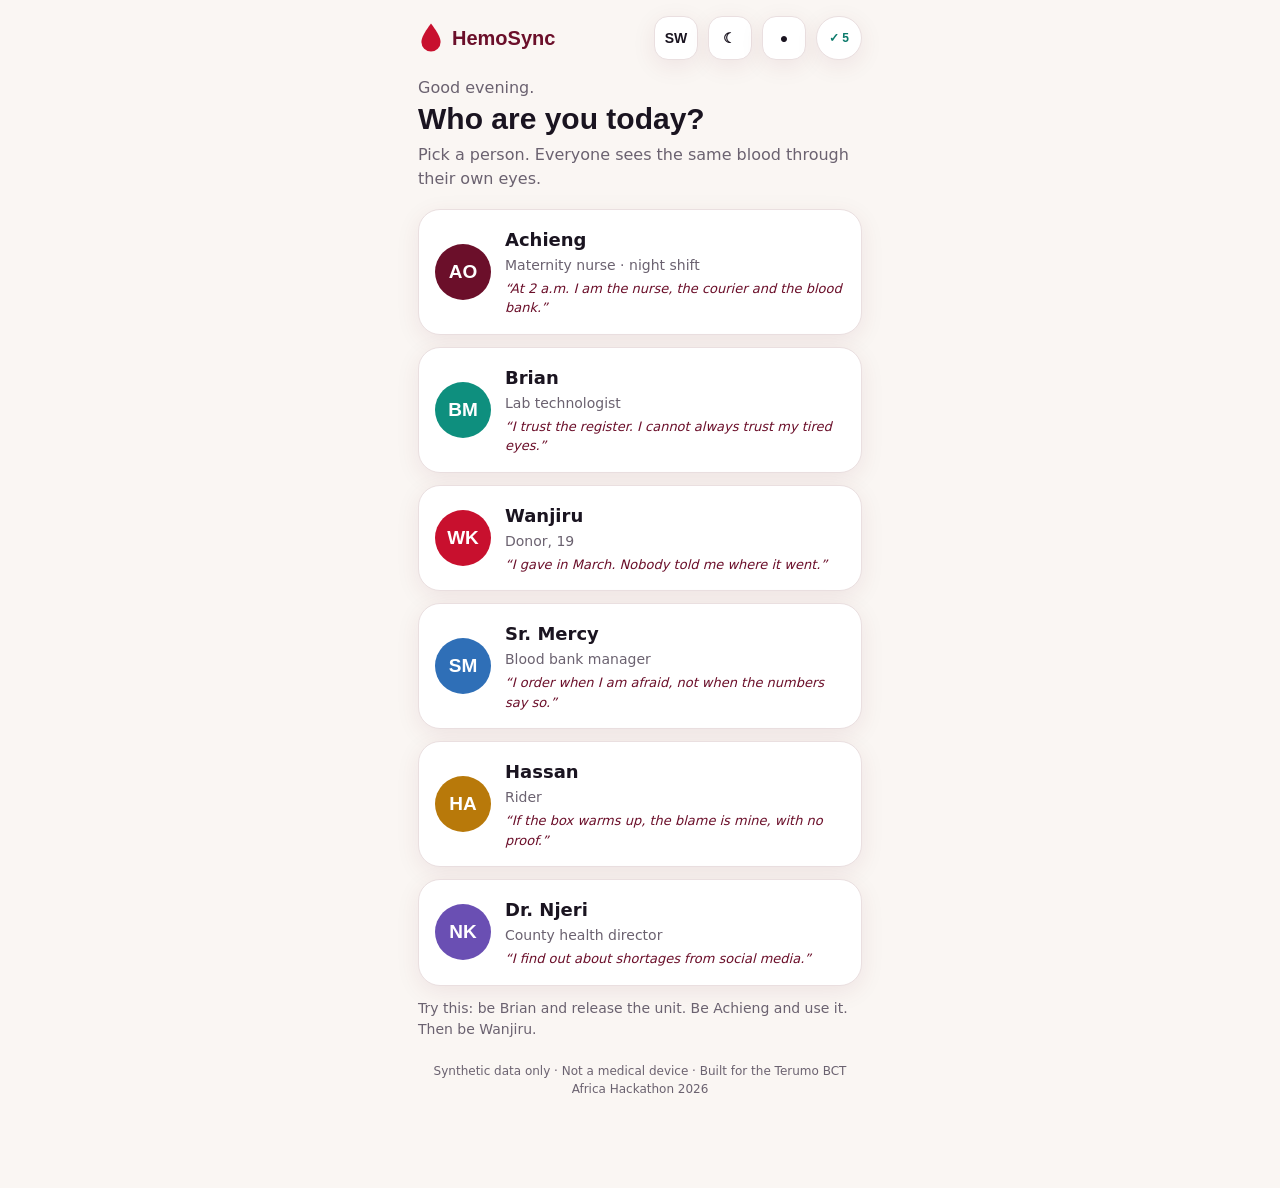
<file: web/reference/hemosync-live.html>
<!doctype html>
<html lang="en"><head><meta charset="utf-8">
<meta name="viewport" content="width=device-width, initial-scale=1, viewport-fit=cover">
<title>HemoSync Live</title>
<style>
:root{--bg:#FAF6F3;--card:#fff;--ink:#1A1420;--mute:#6B6270;--line:#EADFE0;--brand:#6B0F2A;--teal:#0B7A6B;--tealbg:#DDF3EF;--amber:#8A5A00;--amberbg:#FFF1D0;--stop:#D8381E;--viol:#6A4FB3;--violbg:#EFEAFB;--sh:0 6px 24px #6b0f2a14;color-scheme:light;box-sizing:border-box;padding-top:env(safe-area-inset-top,0px);padding-bottom:env(safe-area-inset-bottom,0px)}
@media (prefers-color-scheme:dark){:root:not([data-theme="light"]){--bg:#140E16;--card:#1F1722;--ink:#F6EEF1;--mute:#B3A6B8;--line:#33283A;--brand:#F08FA9;--teal:#55D6C0;--tealbg:#11332E;--amber:#F2C14E;--amberbg:#38290D;--viol:#B9A7F2;--violbg:#2A2247;--sh:0 6px 24px #0007;color-scheme:dark}}
:root[data-theme="dark"]{--bg:#140E16;--card:#1F1722;--ink:#F6EEF1;--mute:#B3A6B8;--line:#33283A;--brand:#F08FA9;--teal:#55D6C0;--tealbg:#11332E;--amber:#F2C14E;--amberbg:#38290D;--viol:#B9A7F2;--violbg:#2A2247;--sh:0 6px 24px #0007;color-scheme:dark}
*{box-sizing:border-box}html,body{margin:0}
body{background:var(--bg);color:var(--ink);font:16px/1.5 Inter,"Noto Sans",system-ui,sans-serif;transition:background .5s,color .5s;min-height:100vh}
.app{max-width:480px;margin:0 auto;padding:0 18px 90px}
.top{display:flex;align-items:center;gap:10px;padding:16px 0 6px}
.logo{display:flex;align-items:center;gap:8px;font:700 20px Poppins,Inter,sans-serif;color:var(--brand);flex:1;cursor:pointer}
.logo svg{animation:beat 1.6s infinite}@keyframes beat{0%,100%{transform:scale(1)}12%{transform:scale(1.18)}24%{transform:scale(1)}36%{transform:scale(1.1)}}
.ic{min-width:44px;height:44px;border-radius:14px;border:1px solid var(--line);background:var(--card);color:var(--ink);font:600 14px Inter,sans-serif;cursor:pointer;box-shadow:var(--sh)}
.chain{border-radius:999px;padding:0 12px;min-width:0;font-size:12px}.chain.ok{color:var(--teal)}.chain.bad{color:#fff;background:var(--stop);border-color:var(--stop)}
h1,h2{font-family:Poppins,Inter,sans-serif;margin:0}h1{font-size:30px;line-height:1.15}h2{font-size:22px}
.sub{color:var(--mute);margin:6px 0 18px}
.in{animation:up .5s cubic-bezier(.34,1.4,.64,1)}@keyframes up{from{opacity:0;transform:translateY(18px)}to{opacity:1;transform:none}}
.card{background:var(--card);border:1px solid var(--line);border-radius:22px;padding:16px;margin-bottom:12px;box-shadow:var(--sh)}
.role{display:flex;gap:14px;align-items:center;width:100%;text-align:left;cursor:pointer;font:inherit;color:inherit;transition:transform .2s cubic-bezier(.34,1.56,.64,1)}
.role:active{transform:scale(.97)}.role.off{opacity:.45;cursor:default}
.av{flex:0 0 56px;height:56px;border-radius:50%;display:grid;place-items:center;color:#fff;font:700 19px Poppins,sans-serif}
.role b{display:block;font-size:18px}.role span{color:var(--mute);font-size:14px}.role i{display:block;font-size:13px;color:var(--brand);margin-top:2px}
.btn{width:100%;min-height:56px;border-radius:18px;border:0;font:700 17px Inter,sans-serif;cursor:pointer;color:#fff;background:var(--brand);transition:transform .2s cubic-bezier(.34,1.56,.64,1);margin-top:8px}
.btn:active{transform:scale(.97)}.btn.t{background:#0E8F7E}.btn.g{background:var(--line);color:var(--mute);cursor:default}.btn.l{background:var(--card);color:var(--ink);border:1px solid var(--line)}
.btn.big{min-height:84px;font-size:22px;border-radius:26px;background:linear-gradient(160deg,#D8381E,#8E1230);box-shadow:0 10px 30px #d8381e55;animation:glow 2.4s infinite}@keyframes glow{50%{box-shadow:0 10px 44px #d8381e99}}
.pr{display:flex;align-items:center;gap:12px;padding:10px 12px;border-radius:16px;background:var(--card);border:1px solid var(--line);margin-bottom:12px}
.pr svg{flex:0 0 38px}.pr small{color:var(--mute)}
.row{display:flex;align-items:center;gap:12px;padding:12px 4px;border-top:1px solid var(--line)}.row:first-child{border-top:0}
.dot{flex:0 0 26px;height:26px;border-radius:50%;display:grid;place-items:center;font-size:13px;font-weight:700;color:#fff;background:#B7ADBA;transition:all .5s}.dot.ok{background:#0E8F7E}.dot.wait{background:#E8A317}
.row b{flex:1;font-weight:600}.row em{font-style:normal;font-size:13px;color:var(--mute)}
.chip{display:inline-block;border-radius:999px;padding:2px 10px;font-size:12px;font-weight:700}.chip.g{background:var(--tealbg);color:var(--teal)}.chip.n{background:#FBE0DA;color:#B02A12}.chip.v{background:var(--violbg);color:var(--viol)}.chip.a{background:var(--amberbg);color:var(--amber)}
.unit{display:flex;align-items:center;gap:12px;width:100%;font:inherit;color:inherit;text-align:left;cursor:pointer}.unit.d{opacity:.9}
.gt{font:700 26px Poppins,sans-serif;width:58px;height:58px;border-radius:18px;display:grid;place-items:center;background:var(--violbg);color:var(--viol)}
.ring{display:grid;place-items:center;position:relative;margin:6px auto 12px;width:150px}.ring div{position:absolute;text-align:center}.ring b{font:700 30px Poppins,sans-serif;display:block}
.stop{position:fixed;inset:0;background:#D8381E;color:#fff;z-index:9;display:flex;flex-direction:column;justify-content:center;padding:28px;animation:shake .5s}@keyframes shake{20%{transform:translateX(-10px)}40%{transform:translateX(10px)}60%{transform:translateX(-6px)}80%{transform:translateX(6px)}}
.stop h1{font-size:34px;margin:8px 0 10px}.stop .btn{background:#fff;color:#8E1230}
.toast{position:fixed;left:50%;bottom:calc(20px + env(safe-area-inset-bottom,0px));transform:translateX(-50%);background:var(--ink);color:var(--bg);padding:12px 18px;border-radius:16px;z-index:8;max-width:92%;font-weight:600;font-size:15px;animation:up .4s}
.sheet{position:fixed;inset:auto 0 0 0;max-height:78vh;overflow:auto;background:var(--card);border-radius:26px 26px 0 0;padding:18px;z-index:7;box-shadow:0 -10px 40px #0005;animation:up .4s;max-width:520px;margin:0 auto}
.hx{font:12px ui-monospace,Menlo,monospace;color:var(--mute);padding:7px 0;border-top:1px solid var(--line);word-break:break-all}.hx b{color:var(--ink)}.hx.bad{background:#d8381e22}
.msg{border-radius:18px;padding:14px;background:var(--tealbg);color:var(--teal);font-weight:600;margin-bottom:12px}
.ft{text-align:center;color:var(--mute);font-size:12px;margin-top:22px}
.link{background:none;border:0;color:var(--mute);text-decoration:underline;font:inherit;font-size:13px;cursor:pointer;padding:10px}
.gift{background:linear-gradient(160deg,#6B0F2A,#C8102E);color:#fff;border-radius:26px;padding:24px;margin-bottom:14px;box-shadow:0 14px 40px #c8102e44;animation:up .9s cubic-bezier(.34,1.4,.64,1)}.gift h2{font-size:26px;line-height:1.25;margin:6px 0 14px}.gift p{margin:0 0 12px;font-size:17px;line-height:1.55}.gift small{opacity:.85}.gift .k{font-size:12px;letter-spacing:.12em;font-weight:700;opacity:.85}
.tl{display:flex;gap:12px;padding:12px 6px;border-top:1px solid var(--line)}.tl.bad{background:#d8381e22;border-radius:12px}.fh{font:11px ui-monospace,Menlo,monospace;background:var(--bg);border-radius:10px;padding:8px;overflow:auto;margin:4px 0 0;max-height:170px;color:var(--mute)}
</style></head><body>
<div class="app"><div class="top" id="top"></div><div id="v"></div></div>
<div id="ov"></div><div id="sh"></div><div id="ts"></div>
<script>
const $=s=>document.querySelector(s),enc=new TextEncoder(),Z='0'.repeat(64);
const sha=async s=>[...new Uint8Array(await crypto.subtle.digest('SHA-256',enc.encode(s)))].map(x=>x.toString(16).padStart(2,'0')).join('');
const D={en:{who:'Who are you today?',pick:'Pick a person. Everyone sees the same blood through their own eyes.',urg:'Urgent request',rel:'Release to shelf',back:'← All people',start:'Start transfusion',issue:'Issue unit',soon:'Coming soon',gate:'Gate',of:'of 7'},
sw:{who:'Wewe ni nani leo?',pick:'Chagua mtu. Kila mtu anaona damu ile ile kwa macho yake.',urg:'Ombi la dharura',rel:'Weka kwenye rafu',back:'← Watu wote',start:'Anza kuongeza damu',issue:'Toa damu',soon:'Inakuja',gate:'Lango',of:'kati ya 7'}};
let lang='en',view='home',S,sheet=false,stop=null,msg=null,list=false;
const t=k=>D[lang][k]||D.en[k];
const hr=new Date().getHours(),night=hr>=19||hr<6;
const greet=()=>lang=='sw'?(hr<12?'Habari za asubuhi':hr<17?'Habari za mchana':hr<19?'Habari za jioni':'Habari za usiku'):(hr<12?'Good morning':hr<17?'Good afternoon':hr<19?'Good evening':'Good evening, still going strong');
const abo=g=>g.replace(/[+-]/,''),pos=g=>g.endsWith('+'),ok=(d,r)=>{const a=abo(d),b=abo(r);return(a==='O'||a===b||b==='AB')&&(!pos(d)||pos(r))};
const seed=()=>({units:[{id:'4821',g:'O+',exp:6,st:'Q',sigs:[]},{id:'3302',g:'O-',exp:20,st:'R'},{id:'3303',g:'A+',exp:5,st:'R'},{id:'3304',g:'B+',exp:9,st:'R'}],ledger:[],pt:'O+',wrist:false,n2:false});
function save(){if(S.off)S.q=(S.q||0)+1;try{localStorage.setItem('hl1',JSON.stringify(S))}catch(e){}if(!S.off&&REF)push()}
async function log(e,id,a){const p=S.ledger.length?S.ledger.at(-1).h:Z,x={seq:S.ledger.length+1,t:e,u:id,a,ts:new Date().toISOString().slice(11,19),p};x.h=await sha(p+JSON.stringify([x.seq,x.t,x.u,x.a,x.ts]));S.ledger.push(x)}
async function verify(){let p=Z;for(const e of S.ledger){if(e.p!==p||await sha(p+JSON.stringify([e.seq,e.t,e.u,e.a,e.ts]))!==e.h)return e.seq;p=e.h}return 0}
async function fresh(){S=seed();await log('UnitCollected','4821','phleb.otieno');await log('TestResultRecorded','4821','tech.brian');for(const u of S.units.slice(1))await log('UnitReleased',u.id,'seed')}
const U=id=>S.units.find(u=>u.id==id),mine=()=>U('4821'),act=async f=>{msg=null;await f();save();draw()};
const toast=m=>{msg=m;$('#ts').innerHTML=`<div class="toast">${lang=='sw'?trs(m):m}</div>`;setTimeout(()=>{if(msg==m)$('#ts').innerHTML=''},4200)};
const buzz=p=>{try{navigator.vibrate&&navigator.vibrate(p)}catch(e){}};
const active=()=>S.units.find(u=>u.st=='V'||u.st=='I');
const prog={Q:3,R:5,V:6,I:6,T:7,D:3};
const drop=(n,sz=38)=>{const y=40-(n/7)*34;return `<svg width="${sz}" height="${sz}" viewBox="0 0 32 40"><defs><clipPath id="c${n}"><rect x="0" y="${y}" width="32" height="40"/></clipPath></defs><path d="M16 2C16 2 4 17 4 25a12 12 0 0024 0C28 17 16 2 16 2z" fill="none" stroke="#C8102E" stroke-width="2"/><path d="M16 2C16 2 4 17 4 25a12 12 0 0024 0C28 17 16 2 16 2z" fill="#C8102E" clip-path="url(#c${n})" style="transition:all 1s"/></svg>`};
const bar=()=>{const u=mine(),n=prog[u.st];return `<div class="pr">${drop(n)}<div><b>Unit …4821 · ${u.g}</b><br><small>${t('gate')} ${n} ${t('of')} · ${{Q:'Quarantined, waiting for two signatures',R:'On the shelf',V:'Matched to a patient',I:'Out of the fridge',T:'Transfused. It mattered.',D:'Discarded'}[u.st]}</small></div></div>`};
const PE={wanjiru:['WK','#C8102E','Wanjiru','Donor, 19','“I gave in March. Nobody told me where it went.”'],achieng:['AO','#6B0F2A','Achieng','Maternity nurse · night shift','“At 2 a.m. I am the nurse, the courier and the blood bank.”'],brian:['BM','#0E8F7E','Brian','Lab technologist','“I trust the register. I cannot always trust my tired eyes.”'],mercy:['SM','#2F6FB7','Sr. Mercy','Blood bank manager','“I order when I am afraid, not when the numbers say so.”'],hassan:['HA','#B8790A','Hassan','Rider','“If the box warms up, the blame is mine, with no proof.”'],njeri:['NK','#6A4FB3','Dr. Njeri','County health director','“I find out about shortages from social media.”']};
const OFF=[];
const SW=[
[/^Synthetic data only · Not a medical device · Built for the Terumo BCT Africa Hackathon 2026$/,'Data bandia tu · Si kifaa cha matibabu · Imetengenezwa kwa Terumo BCT Africa Hackathon 2026'],
[/^Try this: be Brian and release the unit\. Be Achieng and use it\. Then be Wanjiru\.$/,'Jaribu hivi: kuwa Brian na uachilie damu. Kuwa Achieng na uitumie. Kisha kuwa Wanjiru.'],
[/^Donor, 19$/,'Mchangiaji, miaka 19'],[/^“I order when I am afraid, not when the numbers say so\.”$/,'“Naagiza ninapoogopa, si pale takwimu zinaposema.”'],[/^“If the box warms up, the blame is mine, with no proof\.”$/,'“Kisanduku kikipata joto, lawama ni zangu, bila ushahidi.”'],[/^“I find out about shortages from social media\.”$/,'“Nasikia kuhusu uhaba kwenye mitandao ya kijamii.”'],[/^Maternity nurse · night shift$/,'Muuguzi wa uzazi · zamu ya usiku'],[/^Lab technologist$/,'Mtaalamu wa maabara'],
[/^“I gave in March\. Nobody told me where it went\.”$/,'“Nilitoa damu Machi. Hakuna aliyeniambia ilienda wapi.”'],
[/^“At 2 a\.m\. I am the nurse, the courier and the blood bank\.”$/,'“Saa nane usiku mimi ni muuguzi, msafirishaji na benki ya damu.”'],
[/^“I trust the register\. I cannot always trust my tired eyes\.”$/,'“Naamini rejista. Siwezi kila mara kuamini macho yangu yaliyochoka.”'],
[/^Blood bank manager/,'Meneja wa benki ya damu'],[/^Rider/,'Msafirishaji'],[/^County health director/,'Mkurugenzi wa afya wa kaunti'],
[/Quarantined, waiting for two signatures/,'Imewekwa karantini, inasubiri sahihi mbili'],[/Out of the fridge/,'Nje ya friji'],[/Matched to a patient/,'Imelinganishwa na mgonjwa'],[/Transfused\. It mattered\./,'Imetiwa mgonjwa. Ilileta tofauti.'],[/Discarded$/,'Imetupwa'],[/On the shelf/,'Kwenye rafu'],
[/^INCOMPATIBLE$/,'HAIENDANI'],[/^A (\S+) unit cannot go to an (\S+) patient\. This cannot be overridden, by anyone\.$/,'Damu ya $1 haiwezi kupewa mgonjwa wa $2. Hili haliwezi kubatilishwa na yeyote.'],
[/Use this instead, expiring first: /,'Tumia hii badala yake, inayoisha muda kwanza: '],[/^No compatible unit on the shelf\. Ask a nearby site\.$/,'Hakuna damu inayoendana rafuni. Uliza kituo cha karibu.'],[/^Use (\S+) …(\d+)$/,'Tumia $1 …$2'],[/^Back$/,'Rudi'],
[/^The ledger$/,'Daftari la kumbukumbu'],[/^Each event includes the fingerprint of the one before it\. Edit history and the chain breaks\.$/,'Kila tukio lina alama ya tukio lililotangulia. Ukihariri historia, mnyororo unavunjika.'],[/^Quietly edit event #3$/,'Hariri tukio #3 kimya kimya'],[/^Reset the story$/,'Anza hadithi upya'],
[/^Event #3 quietly edited\.$/,'Tukio #3 limehaririwa kimya kimya.'],[/^Gate 7: that wristband belongs to another patient\. Stopped\.$/,'Lango 7: kikuku hicho ni cha mgonjwa mwingine. Imesimamishwa.'],[/^Wristband matches\.$/,'Kikuku kinalingana.'],[/^Gate 4: the same person cannot sign twice\. Please pass the tablet\.$/,'Lango 4: mtu yuleyule hawezi kusaini mara mbili. Tafadhali mkabidhi mwenzako kompyuta.'],[/^Two signatures\. …4821 is released to the shelf\.$/,'Sahihi mbili. …4821 imewekwa rafuni.'],[/^Gate 7: over 30 minutes out of the fridge\. The unit is discarded for safety\.$/,'Lango 7: zaidi ya dakika 30 nje ya friji. Damu imetupwa kwa usalama.'],[/^Transfusion started\.$/,'Utiaji damu umeanza.'],
[/^Bed 4 · maternity$/,'Kitanda 4 · uzazi'],[/^Requested by Nurse Achieng · Homa Bay County Hospital$/,'Ombi kutoka kwa Muuguzi Achieng · Hospitali ya Kaunti ya Homa Bay'],[/^Group confirmed on two samples ✓ · haemorrhage$/,'Kundi limethibitishwa kwa sampuli mbili ✓ · kutokwa na damu nyingi'],
[/^Transfusion started\. The mother is stable\. Thank you, Achieng\.$/,'Utiaji damu umeanza. Mama yuko imara. Asante, Achieng.'],[/^See what Wanjiru receives →$/,'Ona ujumbe anaopokea Wanjiru →'],[/^Matched ✓$/,'Imelingana ✓'],
[/^Unit …(\d+) · (\S+) passed compatibility\. Crossmatch complete\.$/,'Mfuko …$1 · $2 umeendana. Upimaji wa mwisho umekamilika.'],[/^out of fridge · limit 30 min$/,'nje ya friji · kikomo dakika 30'],[/^Wristband P-7788 \+ bag …(\d+)$/,'Kikuku P-7788 + mfuko …$1'],[/^Match$/,'Inalingana'],[/^Second nurse: Sr\. Mercy$/,'Muuguzi wa pili: Sr. Mercy'],[/^Scanned$/,'Imechanganuliwa'],[/^Scan wristband$/,'Changanua kikuku'],[/^demo: scan the wrong patient$/,'onyesho: changanua mgonjwa asiye sahihi'],[/^Mercy scans her badge$/,'Mercy anachanganua kitambulisho chake'],[/^demo: skip 31 minutes$/,'onyesho: ruka dakika 31'],
[/^On the shelf$/,'Kwenye rafu'],[/^First expiring first out\. Tap a unit\.$/,'Inayoisha muda kwanza hutoka kwanza. Gusa mfuko.'],[/^(\d+) days left$/,'siku $1 zimebaki'],[/^Best match$/,'Chaguo bora'],[/^The unit you need may not be the oldest one on the shelf\. HemoSync will not let a wrong one through\.$/,'Damu unayohitaji huenda isiwe ya zamani zaidi rafuni. HemoSync haitaruhusu isiyofaa kupita.'],
[/^The queue is clear\. Unit …4821 is on the shelf, signed by two people\. Thank you, Brian\.$/,'Foleni imeisha. Mfuko …4821 uko rafuni, umesainiwa na watu wawili. Asante, Brian.'],[/^Collected 29 days ago · Wanjiru, first-time donor$/,'Ilikusanywa siku 29 zilizopita · Wanjiru, mchangiaji wa mara ya kwanza'],[/^Hepatitis B$/,'Homa ya ini B'],[/^Hepatitis C$/,'Homa ya ini C'],[/^Syphilis$/,'Kaswende'],[/^Negative$/,'Hasi'],[/^ABO\/Rh typed twice$/,'ABO/Rh imepimwa mara mbili'],[/^Signatures: (\d) of 2$/,'Sahihi: $1 kati ya 2'],[/^Signed$/,'Imesainiwa'],[/^Sign again$/,'Saini tena'],[/^Sign$/,'Saini'],[/^Pass the tablet: two different people must sign\. Try tapping the same name twice\.$/,'Mkabidhiane kompyuta: watu wawili tofauti lazima wasaini. Jaribu kugusa jina lilelile mara mbili.'],
[/^A MESSAGE FOR YOU$/,'UJUMBE KWAKO'],[/^Your blood donation just did something extraordinary tonight\.$/,'Mchango wako wa damu umefanya jambo la ajabu usiku huu.'],[/^A mother in Homa Bay was bleeding after giving birth, and Nurse Achieng reached for your gift\.$/,'Mama mmoja huko Homa Bay alikuwa akivuja damu baada ya kujifungua, na Muuguzi Achieng alichukua zawadi yako.'],[/^A family will wake up together because you said yes in March\.$/,'Familia itaamka pamoja kwa sababu ulisema ndiyo mwezi Machi.'],[/Whenever you are ready, you can give again from 12 January\./,'Utakapokuwa tayari, unaweza kutoa tena kuanzia tarehe 12 Januari.'],[/^Nurse Achieng · Homa Bay County Hospital$/,'Muuguzi Achieng · Hospitali ya Kaunti ya Homa Bay'],
[/^Your gift, step by step\.$/,'Zawadi yako, hatua kwa hatua.'],[/^Collected$/,'Imekusanywa'],[/^Tested: safe$/,'Imepimwa: salama'],[/^Used$/,'Imetumika'],[/^Next eligible: 12 Jan$/,'Unaweza kutoa tena: 12 Jan'],[/^We will remind you on the day\. No test result is ever sent by SMS\.$/,'Tutakukumbusha siku hiyo. Hatutumi matokeo ya vipimo kwa SMS kamwe.'],[/^Book my next drive$/,'Weka nafasi yangu ya zoezi lijalo'],
[/^Unit …/,'Mfuko …'],[/(\d+) days$/,'siku $1']];
const trs=s=>SW.reduce((a,[r,x])=>a.replace(r,x),s);
function trDom(sel){const w=document.createTreeWalker($(sel),NodeFilter.SHOW_TEXT);let n;while(n=w.nextNode()){const v=n.nodeValue;if(v.trim()){const r=trs(v);if(r!==v)n.nodeValue=r}}}
function draw(){
document.documentElement.dataset.theme=S.theme||(night?'dark':'light');
$('#top').innerHTML=`<div class="logo" onclick="view='home';list=false;draw()"><svg width="26" height="32" viewBox="0 0 32 40"><path d="M16 2C16 2 4 17 4 25a12 12 0 0024 0C28 17 16 2 16 2z" fill="#C8102E"/></svg>HemoSync</div><button class="ic" onclick="setLang()">${lang=='en'?'SW':'EN'}</button><button class="ic" onclick="act(()=>{S.theme=document.documentElement.dataset.theme=='dark'?'light':'dark'})">☾</button><button class="ic" id="wf" onclick="toggleOff()" aria-label="Wi-Fi">${S.off?'✈︎':'●'}</button><button class="ic chain" id="ch" onclick="sheet=true;draw()">…</button>`;
let h=S.off?`<div class="msg" style="background:var(--violbg);color:var(--viol)">${L('Saved on this device · ','Imehifadhiwa kwenye kifaa hiki · ')}${S.q||0} ${L('events waiting to sync','matukio yanasubiri kusawazishwa')}</div>`:'';
if(view=='home'){h+=`<div class="in"><p class="sub" style="margin:10px 0 2px">${greet()}.</p><h1>${t('who')}</h1><p class="sub">${t('pick')}</p>${['achieng','brian','wanjiru','mercy','hassan','njeri'].map(k=>{const p=PE[k];return `<button class="card role" onclick="view='${k}';draw()"><div class="av" style="background:${p[1]}">${p[0]}</div><div><b>${p[2]}</b><span>${p[3]}</span><i>${p[4]}</i></div></button>`}).join('')}${OFF.map(p=>`<div class="card role off"><div class="av" style="background:${p[1]}">${p[0]}</div><div><b>${p[2]}</b><span>${p[3]} · ${t('soon')}</span></div></div>`).join('')}<p class="sub" style="font-size:14px">Try this: be Brian and release the unit. Be Achieng and use it. Then be Wanjiru.</p></div>`}
else{h+=`<div class="in"><button class="link" style="padding:4px 0" onclick="view='home';list=false;draw()">${t('back')}</button>${bar()}${V[view]()}</div>`}
$('#v').innerHTML=h+'<div class="ft">Synthetic data only · Not a medical device · Built for the Terumo BCT Africa Hackathon 2026</div>';
$('#ov').innerHTML=stop?`<div class="stop"><div style="font-size:54px">⛔</div><h1>INCOMPATIBLE</h1><p style="font-size:18px">A ${stop.g} unit cannot go to an ${S.pt} patient. This cannot be overridden, by anyone.</p><p>${stop.sug?`Use this instead, expiring first: <b>${stop.sug.g} · …${stop.sug.id} · ${stop.sug.exp} days</b>`:'No compatible unit on the shelf. Ask a nearby site.'}</p>${stop.sug?`<button class="btn" onclick="act(()=>{stop=null;pick('${stop.sug.id}')})">Use ${stop.sug.g} …${stop.sug.id}</button>`:''}<button class="btn" style="background:#ffffff33;color:#fff" onclick="stop=null;draw()">Back</button></div>`:'';
$('#sh').innerHTML=sheet?`<div class="sheet"><div style="display:flex;align-items:center"><h2 style="flex:1">The ledger</h2><button class="ic" onclick="sheet=false;draw()">✕</button></div><p class="sub">Each event includes the fingerprint of the one before it. Edit history and the chain breaks.</p><button class="btn l" onclick="act(async()=>{view='home';list=false;sheet=false;await fresh()})">Reset the story</button><button class="btn l" onclick="act(async()=>{S.ledger[Math.min(2,S.ledger.length-1)].a='someone.else';toast('Event #3 quietly edited.')})">Quietly edit event #3</button>${S.ledger.slice().reverse().map(e=>`<div class="hx" id="e${e.seq}"><b>#${e.seq} ${e.t}</b> · …${e.u} · ${e.a}<br>${e.p.slice(0,12)}… → ${e.h.slice(0,12)}…</div>`).join('')}</div>`:'';
if(sheet)$('#sh').innerHTML=ledgerHTML();if(lang=='sw')['#v','#ov','#sh'].forEach(trDom);
verify().then(b=>{const c=$('#ch');if(!c)return;c.className='ic chain '+(b?'bad':'ok');c.textContent=b?'⛔ chain broken #'+b:'✓ '+S.ledger.length;const x=b&&$('#e'+b);if(x)x.classList.add('bad');const ls=$('#lstat');if(ls){ls.style.cssText='margin:12px 0'+(b?';background:var(--stop);color:#fff':'');ls.textContent=b?L('⛔ The record was changed at event #'+b+'. Nothing after it can be trusted.','⛔ Kumbukumbu ilibadilishwa kwenye tukio #'+b+'. Chochote baada yake hakiaminiki.'):L('✓ The record is intact: '+S.ledger.length+' events, none changed.','✓ Kumbukumbu ziko salama: matukio '+S.ledger.length+', hakuna lililobadilishwa.')}});
}
const V={
achieng(){const a=active(),pt=`<div class="card"><b>Bed 4 · maternity</b> <span class="chip v">${S.pt}</span><br><small style="color:var(--mute)">Requested by Nurse Achieng · Homa Bay County Hospital<br>Group confirmed on two samples ✓ · haemorrhage</small></div>`;
if(S.units.some(u=>u.st=='T'))return pt+`<div class="msg">Transfusion started. The mother is stable. Thank you, Achieng.</div><button class="btn t" onclick="act(()=>{view='wanjiru'})">See what Wanjiru receives →</button>`;
if(a&&a.st=='V')return pt+`<div class="card"><h2>Matched ✓</h2><p class="sub" style="margin:4px 0 0">Unit …${a.id} · ${a.g} passed compatibility. Crossmatch complete.</p></div><button class="btn" onclick="act(()=>issue('${a.id}'))">${t('issue')}</button>`;
if(a&&a.st=='I'){const m=Math.floor((Date.now()-a.t0)/60000);return pt+`<div class="card"><div class="ring"><svg width="150" height="150" viewBox="0 0 120 120"><circle cx="60" cy="60" r="54" fill="none" stroke="var(--line)" stroke-width="9"/><circle id="rg" cx="60" cy="60" r="54" fill="none" stroke="#E8A317" stroke-width="9" stroke-linecap="round" stroke-dasharray="339.3" transform="rotate(-90 60 60)"/></svg><div><b id="tm">30:00</b><small>out of fridge · limit 30 min</small></div></div>
<div class="row"><div class="dot ${S.wrist?'ok':'wait'}">${S.wrist?'✓':'…'}</div><b>Wristband P-7788 + bag …${a.id}</b>${S.wrist?'<em>Match</em>':''}</div><div class="row"><div class="dot ${S.n2?'ok':'wait'}">${S.n2?'✓':'…'}</div><b>Second nurse: Sr. Mercy</b>${S.n2?'<em>Scanned</em>':''}</div></div>
${S.wrist?'':`<button class="btn l" onclick="act(()=>{S.wrist=true;buzz(30);toast('Wristband matches.')})">Scan wristband</button><button class="link" onclick="act(()=>{buzz([80,40,80]);toast('Gate 7: that wristband belongs to another patient. Stopped.')})">demo: scan the wrong patient</button>`}${S.wrist&&!S.n2?`<button class="btn l" onclick="act(()=>{S.n2=true;buzz(30)})">Mercy scans her badge</button>`:''}<button class="btn ${S.wrist&&S.n2?'t':'g'}" ${S.wrist&&S.n2?'':'disabled'} onclick="act(()=>go('${a.id}'))">${t('start')}</button><button class="link" onclick="act(()=>{a.t0-=31*60000})">demo: skip 31 minutes</button>`}
if(list){const c=S.units.filter(u=>u.st=='R').sort((x,y)=>x.exp-y.exp),f=c.find(u=>ok(u.g,S.pt));return pt+`<h2 style="margin:6px 0 10px">On the shelf</h2><p class="sub" style="margin-top:0">First expiring first out. Tap a unit.</p>${c.map(u=>`<button class="card unit ${ok(u.g,S.pt)?'':'d'}" onclick="act(()=>pick('${u.id}'))"><div class="gt">${u.g}</div><div style="flex:1"><b>…${u.id}</b><br><small style="color:var(--mute)">${u.exp} days left</small></div>${f&&f.id==u.id?'<span class="chip g">Best match</span>':''}</button>`).join('')}`}
return pt+`<button class="btn big" onclick="list=true;draw()">${t('urg')}</button><p class="sub" style="margin-top:14px">The unit you need may not be the oldest one on the shelf. HemoSync will not let a wrong one through.</p>`},
brian(){const u=mine();if(u.st!='Q')return `<div class="msg">The queue is clear. Unit …4821 is on the shelf, signed by two people. Thank you, Brian.</div>`;
return `<div class="card"><h2>Unit …4821 · RBC · O+</h2><p class="sub" style="margin:2px 0 6px">Collected 29 days ago · Wanjiru, first-time donor</p>${['HIV','Hepatitis B','Hepatitis C','Syphilis'].map(x=>`<div class="row"><div class="dot ok">✓</div><b>${x}</b><em>Negative</em></div>`).join('')}<div class="row"><div class="dot ok">✓</div><b>ABO/Rh typed twice</b><em>O+ = O+</em></div></div>
<div class="card"><b>Signatures: ${u.sigs.length} of 2</b>${['Brian','Dr. Amina'].map(w=>`<div class="row"><div class="dot ${u.sigs.includes(w)?'ok':'wait'}">${u.sigs.includes(w)?'✓':'…'}</div><b>${w}</b>${u.sigs.includes(w)?`<em>Signed</em><button class="ic" style="padding:0 10px;font-size:12px" onclick="act(()=>sign('${w}'))">Sign again</button>`:`<button class="ic" style="padding:0 14px" onclick="act(()=>sign('${w}'))">Sign</button>`}</div>`).join('')}<small style="color:var(--mute)">Pass the tablet: two different people must sign. Try tapping the same name twice.</small></div>`},
wanjiru(){const u=mine(),s=u.st,st=[['Collected',1],['Tested: safe',1],['On the shelf',s!='Q'],['Used',s=='T']];
return `<h1 style="margin-top:6px">${greet()}, Wanjiru</h1><p class="sub">Your gift, step by step.</p>${(s=='T'||S.pv)?`<div class="gift"><div class="k">A MESSAGE FOR YOU</div><h2>Your blood donation just did something extraordinary tonight.</h2><p>A mother in Homa Bay was bleeding after giving birth, and Nurse Achieng reached for your gift.</p><p>A family will wake up together because you said yes in March.</p><p><b>Asante sana, Wanjiru.</b> Whenever you are ready, you can give again from 12 January.</p><small>Nurse Achieng · Homa Bay County Hospital</small></div>`:''}<div class="card">${st.map(([l,d])=>`<div class="row"><div class="dot ${d?'ok':'wait'}">${d?'✓':'…'}</div><b>${l}</b></div>`).join('')}</div><div class="card"><b>Next eligible: 12 Jan</b><br><small style="color:var(--mute)">We will remind you on the day. No test result is ever sent by SMS.</small></div><button class="btn" onclick="act(()=>{view='book'})">Book my next drive</button>${s=='T'?'':`<button class="btn l" onclick="act(()=>{S.pv=!S.pv})">${lang=='sw'?(S.pv?'Ficha ujumbe':'Ona ujumbe utakaopokea'):(S.pv?'Hide the message':'Preview the message you will receive')}</button>`}`},
mercy(){const ai=S.ai=S.ai||[],sg=S.sg,rows=Object.entries(ZL).map(([g,[l,z,b]])=>{const c=l*2,R=c+z*Math.sqrt(c),k=S.units.filter(u=>u.g==g&&u.st=='R').length+b,w=k<c?0:k<R?1:2;return `<div class="row"><b style="font-size:21px;width:48px">${g}</b><small style="flex:1;color:var(--mute)">${k} ${L('units','mifuko')} · ${L('re-order at','agiza ifikapo')} ${Math.ceil(R)}</small><span class="chip ${['n','a','g'][w]}">${w==0?L('● RED','● NYEKUNDU'):w==1?L('◆ AMBER','◆ MACHUNGWA'):L('✓ GREEN','✓ KIJANI')}</span></div>`}).join('');
return `<h1 style="margin-top:6px">${greet()}, Mercy</h1><p class="sub">${L('Order by the numbers, not by fear.','Agiza kwa takwimu, si kwa hofu.')}</p><div class="card">${rows}<small style="color:var(--mute)">${L('Re-order point = c + z·√c, from your real daily use and delivery time. O− gets the highest safety level.','Kiwango cha kuagiza = c + z·√c, kutokana na matumizi yako halisi na muda wa kuletewa. O− ina kiwango cha juu zaidi cha usalama.')}</small></div>${sg=='done'?`<div class="msg">${L('Logged: ','Imerekodiwa: ')}${ai.at(-1).r}. ${L('Nothing moves on its own. Thank you, Mercy.','Hakuna kinachosonga chenyewe. Asante, Mercy.')}</div>`:`<div class="card" style="background:var(--violbg)"><small style="color:var(--viol);font-weight:700">${L('SUGGESTION (AI)','PENDEKEZO (AI)')}</small><p style="margin:6px 0"><b>${L('Move 2 near-expiry O+ units to Ward 3.','Peleka mifuko 2 ya O+ inayokaribia kuisha hadi Wodi 3.')}</b><br>${L('Why: usage is up 40% this week.','Sababu: matumizi yamepanda 40% wiki hii.')}</p>${sg=='pick'?['Ward closed|Wodi imefungwa','Already ordered|Tayari nimeagiza','Another reason|Sababu nyingine'].map(x=>{const [e,s]=x.split('|');return `<button class="btn l" onclick="act(()=>dec('${L('Overridden: ','Imebatilishwa: ')}${L(e,s)}'))">${L(e,s)}</button>`}).join(''):`<button class="btn" style="background:var(--viol)" onclick="act(()=>dec('${L('Approved','Imeidhinishwa')}'))">${L('Approve','Idhinisha')}</button><button class="btn l" onclick="act(()=>{S.sg='pick'})">${L('Override','Batilisha')}</button>`}</div>`}<small style="color:var(--mute)">${L('AI suggests. A person decides. Both choices are logged.','AI inapendekeza. Mtu anaamua. Chaguo zote mbili hurekodiwa.')}</small>`},
hassan(){const c=S.cool=S.cool||{st:'ready',t:[4.1,4.2,4.2]},t=c.t,w=300,h=64,X=i=>t.length>1?i/(t.length-1)*w:0,Y=v=>h-v/10*h,last=t.at(-1);
const sp=`<svg viewBox="0 0 ${w} ${h+4}" width="100%" height="76" role="img" aria-label="temperature"><rect x="0" y="${Y(6)}" width="${w}" height="${Y(2)-Y(6)}" fill="#0E8F7E" opacity=".16"/><polyline fill="none" stroke="${last>6?'#D8381E':'#0E8F7E'}" stroke-width="3" stroke-linecap="round" points="${t.map((v,i)=>X(i)+','+Y(v)).join(' ')}"/></svg>`;
const st={ready:`<div class="card"><div class="row"><div class="dot ok">✓</div><b>${L('Store officer signed the dispatch','Afisa wa stoo ametia sahihi usafirishaji')}</b></div><div class="row"><div class="dot wait">…</div><b>${L('You sign to take custody','Ukisaini, unachukua dhamana')}</b></div></div><button class="btn" onclick="act(()=>dispatch())">${L('Take custody and go','Chukua dhamana na uondoke')}</button>`,
transit:`<div class="card" style="background:var(--violbg);color:var(--viol)"><b>${L('IN TRANSIT','NJIANI')}</b><br>${L('Nobody may change these units while you carry them. The logger is recording for you.','Hakuna anayeweza kubadilisha mifuko hii ukiwa nayo. Kifaa cha kupima joto kinakurekodia.')}</div><button class="btn l" onclick="act(()=>drive())">${L('Drive on','Endelea na safari')}</button><button class="btn t" onclick="act(()=>arrive())">${L('Arrive at Homa Bay and scan','Fika Homa Bay na uchanganue')}</button><button class="link" onclick="act(()=>warm())">${L('demo: the cooler warms up','onyesho: kisanduku kinapata joto')}</button>`,
hold:`<div class="card" style="border-color:var(--stop)"><b style="color:var(--stop)">⛔ HOLD</b><br>${L('Excursion logged at '+last+' °C. The 3 units are on HOLD until quality staff decide. The log shows exactly when it happened, and that you reported it at once.','Joto limerekodiwa: '+last+' °C. Mifuko 3 iko HOLD hadi wafanyakazi wa ubora waamue. Rekodi inaonyesha ilitokea lini, na kwamba uliripoti mara moja.')}</div><button class="btn l" onclick="act(()=>{S.cool=null})">${L('demo: load a new cooler','onyesho: pakia kisanduku kipya')}</button>`,
received:`<div class="msg">${L('Delivered at '+last+' °C. Custody moved to Homa Bay County Hospital. Thank you, Hassan. Your log protects you and the blood.','Imewasili ikiwa '+last+' °C. Dhamana imehamia Hospitali ya Kaunti ya Homa Bay. Asante, Hassan. Rekodi yako inakulinda wewe na damu.')}</div><button class="btn t" onclick="act(()=>{view='njeri'})">${L('See what the county sees →','Ona kaunti inachoona →')}</button>`}[c.st];
return `<h1 style="margin-top:6px">${greet()}, Hassan</h1><p class="sub">${L('Cooler C-17 · Nakuru RBTC → Homa Bay County Hospital · 3 units O−','Kisanduku C-17 · Nakuru RBTC → Hospitali ya Kaunti ya Homa Bay · mifuko 3 ya O−')}</p><div class="card"><div class="row" style="border:0"><b style="font:700 30px Poppins,sans-serif">${last.toFixed(1)} °C</b><small style="flex:1;color:var(--mute)">${L('Safe range 2–6 °C','Kiwango salama 2–6 °C')}</small><span class="chip ${last>6?'n':'g'}">${last>6?L('● TOO WARM','● JOTO SANA'):L('✓ IN RANGE','✓ NDANI YA KIWANGO')}</span></div>${sp}</div>${st}`},
njeri(){const cl=S.cool&&S.cool.st,F=[['Nakuru RBTC',[6.2,8.1,9.0,7.4]],['Homa Bay County Hospital',[0.8+(cl=='received'?2.6:0),3.0,4.5,2.2]],['Kisumu',[2.1,5.5,6.8,4.9]],['Eldoret',[3.9,6.0,5.2,3.1]],['Mission hospital',[1.1,3.0,7.9,6.4]]],cell=v=>`<span class="chip ${v<2?'n':v<4?'a':'g'}" style="display:block;text-align:center">${v<2?'▼':v<4?'◆':'✓'} ${v.toFixed(1)}</span>`;
const note=cl=='received'?L('Cooler C-17 arrived safely. Homa Bay’s O− is back above the red line.','Kisanduku C-17 kimewasili salama. O− ya Homa Bay imevuka mstari mwekundu.'):cl=='transit'?L('Cooler C-17 is on the road to Homa Bay.','Kisanduku C-17 kiko njiani kwenda Homa Bay.'):L('Suggestion (AI): Nakuru has 6.2 days of O−. Send 3 units to Homa Bay. Ask Hassan to take cooler C-17.','Pendekezo (AI): Nakuru ina siku 6.2 za O−. Tuma mifuko 3 Homa Bay. Mwombe Hassan achukue kisanduku C-17.');
return `<h1 style="margin-top:6px">${greet()}, Dr. Njeri</h1><p class="sub">${L('One honest picture of your county, in days of supply.','Picha moja ya kweli ya kaunti yako, kwa siku za akiba.')}</p><div class="card"><div style="display:grid;grid-template-columns:1.5fr repeat(4,1fr);gap:6px;align-items:center;font-size:13px"><span></span>${['O−','O+','A+','B+'].map(g=>`<b style="text-align:center">${g}</b>`).join('')}${F.map(([n,a])=>`<b>${n}</b>${a.map(cell).join('')}`).join('')}</div><small style="color:var(--mute);display:block;margin-top:10px">${L('Aggregates only. No donor names. ▼ low · ◆ watch · ✓ healthy','Jumla tu. Hakuna majina ya wachangiaji. ▼ chini · ◆ angalia · ✓ nzuri')}</small></div><div class="card" style="background:var(--violbg);color:var(--viol);font-weight:600">${note}</div>
<h2 style="margin:18px 0 8px">${L('Look-back','Ufuatiliaji wa nyuma')}</h2>${S.ae?`<div class="card">${[L('Found 3 components from donation A999926004821','Vipengele 3 vimepatikana kutoka mchango A999926004821'),L('Red cells: transfused at Homa Bay County Hospital','Seli nyekundu: zimetiwa mgonjwa Hospitali ya Kaunti ya Homa Bay'),L('Plasma: frozen at Nakuru RBTC, placed on HOLD','Plasma: imehifadhiwa Nakuru RBTC, imewekwa HOLD'),L('Platelets: used at Kisumu, clinicians alerted','Chembe sahani: zimetumika Kisumu, madaktari wamearifiwa'),L('QA case and private donor-safety review opened','Kesi ya ubora na ukaguzi wa faragha wa usalama wa mchangiaji umefunguliwa')].map(x=>`<div class="row"><div class="dot ok">✓</div><b>${x}</b></div>`).join('')}<small style="color:var(--mute)">${L('Every step is in the ledger. Open it from the top bar.','Kila hatua iko kwenye daftari. Lifungue kutoka juu.')}</small></div>`:`<p class="sub" style="margin-top:0">${L('One adverse event can touch several patients. The donation number finds every sibling component in seconds.','Tukio moja baya linaweza kuwagusa wagonjwa kadhaa. Nambari ya mchango hupata kila kipengele ndugu kwa sekunde.')}</p><button class="btn" onclick="act(()=>ae())">${L('Report an adverse event on unit …4821','Ripoti tukio baya kwa mfuko …4821')}</button>`}`},
book(){const sw=lang=='sw',D2=[['Murang’a University of Technology',sw?'Jumanne 13 Jan · 10:00':'Tue 13 Jan · 10:00'],['Nakuru Regional Blood Centre',sw?'Jumatano 14 Jan · 09:00':'Wed 14 Jan · 09:00'],['Homa Bay County Hospital',sw?'Jumamosi 17 Jan · 10:00':'Sat 17 Jan · 10:00']];
if(S.bk!=null){const d=D2[S.bk];return `<div class="gift"><div class="k">${sw?'UMEWEKEWA NAFASI':'YOU ARE BOOKED'}</div><h2>${sw?'Asante, Wanjiru. Tunakusubiri.':'Asante, Wanjiru. We will be waiting for you.'}</h2><p><b>${d[0]}</b><br>${d[1]}</p><p>${sw?'Tutakukumbusha siku moja kabla kwa SMS. Hakuna atakayekuomba chochote kingine.':'We will remind you the day before by SMS. Nobody will ask you for anything more.'}</p><small>${sw?'Asante kwa kuchagua kutoa tena.':'Thank you for choosing to give again.'}</small></div><button class="btn l" onclick="act(()=>{S.bk=null})">${sw?'Badilisha nafasi':'Change my slot'}</button>`}
return `<h1 style="margin-top:6px">${sw?'Chagua zoezi la uchangiaji':'Choose a drive'}</h1><p class="sub">${sw?'Unaweza kutoa tena kuanzia tarehe 12 Januari. Chagua wakati unaokufaa.':'You can give again from 12 January. Pick a time that feels easy.'}</p>${D2.map((d,i)=>`<button class="card unit" onclick="act(()=>{S.bk=${i};buzz(30)})"><div class="gt">${i+1}</div><div style="flex:1"><b>${d[0]}</b><br><small style="color:var(--mute)">${d[1]}</small></div></button>`).join('')}`}};
function setLang(){lang=lang=='en'?'sw':'en';S.lang=lang;save();draw()}
const L=(e,s)=>lang=='sw'?s:e;
const ZL={'O-':[0.9,2.33,0],'O+':[0.8,1.65,3],'A+':[0.7,1.65,2],'B+':[0.4,1.65,2]};
async function dec(r){S.sg='done';(S.ai=S.ai||[]).push({r,ts:new Date().toISOString().slice(11,16)})}
async function dispatch(){S.cool.st='transit';await log('CustodyTransferred','C017','hassan+store.mercy');buzz(30)}
async function drive(){S.cool.t.push(+(4+Math.random()*.6).toFixed(1))}
async function warm(){const c=S.cool;c.t.push(7.8);c.st='hold';await log('TemperatureExcursionFlagged','C017','logger.c17');buzz([120,60,120])}
async function arrive(){const c=S.cool;if(c.t.at(-1)>6){toast(L('The cooler is too warm to receive.','Kisanduku kina joto sana kupokelewa.'));return}c.st='received';await log('CustodyTransferred','C017','hassan+nurse.achieng');buzz(40)}
async function ae(){S.ae=1;await log('AdverseEventReported','4821','dr.njeri')}
let DB=null,REF=null,rev=0;
const LOC=['lang','theme','off','q'];
function toggleOff(){S.off=!S.off;if(S.off)toast(L('Wi-Fi off. Everything still works.','Wi-Fi imezimwa. Kila kitu bado kinafanya kazi.'));else{const n=S.q||0;S.q=0;save();toast(L('Back online. '+n+' events synced.','Mtandao umerudi. Matukio '+n+' yamesawazishwa.'))}draw()}
function adopt(d){try{const x=JSON.parse(d.json),k={};LOC.forEach(f=>k[f]=S[f]);rev=d.rev;S=Object.assign(x,k);try{localStorage.setItem('hl1',JSON.stringify(S))}catch(e){}draw()}catch(e){}}
async function push(){if(!REF)return;rev=Math.max(rev+1,Date.now());const o={...S};LOC.forEach(f=>delete o[f]);try{await REF.set({rev,json:JSON.stringify(o)})}catch(e){}}
async function initShared(){try{if(!window.claude||!claude.use)return;DB=await claude.use('db');if(!DB)return;REF=DB.doc('hemosync/story');const s=await REF.get();if(s.exists)adopt(s.data());else await push();REF.onSnapshot(sn=>{if(!sn.exists||S.off)return;const d=sn.data();if(d.rev>rev)adopt(d)})}catch(e){DB=null;REF=null}}
const EV={UnitCollected:['was collected and locked in quarantine','ulikusanywa na kuwekwa karantini','#E8A317'],TestResultRecorded:['test results were recorded','matokeo ya vipimo yamerekodiwa','#E8A317'],UnitReleased:['was released to the shelf','umewekwa rafuni','#0E8F7E'],UnitReserved:['was matched to a patient','umelinganishwa na mgonjwa','#6A4FB3'],UnitIssued:['was issued from the fridge','umetolewa kwenye friji','#6A4FB3'],TransfusionStarted:['transfusion started','utiaji damu umeanza','#0E8F7E'],UnitDiscarded:['was discarded for safety','umetupwa kwa usalama','#D8381E'],CustodyTransferred:['changed hands','kimebadilisha mikono','#0E8F7E'],TemperatureExcursionFlagged:['got too warm. Units are on hold','kilipata joto sana. Mifuko iko HOLD','#D8381E'],AdverseEventReported:['adverse event reported','tukio baya limeripotiwa','#D8381E']};
const FH={UnitCollected:'BiologicallyDerivedProduct',TestResultRecorded:'Observation',UnitReleased:'BiologicallyDerivedProduct',UnitDiscarded:'BiologicallyDerivedProduct',CustodyTransferred:'Task',TemperatureExcursionFlagged:'DetectedIssue',UnitReserved:'ServiceRequest',UnitIssued:'Task',UnitReturned:'Task',TransfusionStarted:'Procedure',AdverseEventReported:'AdverseEvent',DonorScreened:'QuestionnaireResponse'};
const fhir=e=>JSON.stringify({resourceType:FH[e.t]||'Basic',id:'hs-'+e.seq,identifier:[{system:'urn:hemosync:unit',value:e.u}],meta:{tag:[{code:e.t}]},time:e.ts,agent:e.a,note:'Proposed mapping, not validated'},null,1);
async function copyFhir(){const b={resourceType:'Bundle',type:'collection',entry:S.ledger.map(e=>({resource:JSON.parse(fhir(e))}))};try{await navigator.clipboard.writeText(JSON.stringify(b,null,1));toast(L('FHIR bundle copied: '+S.ledger.length+' events.','Kifurushi cha FHIR kimenakiliwa: matukio '+S.ledger.length+'.'))}catch(e){toast(L('Could not copy here. Open details on any event to read its FHIR.','Imeshindwa kunakili hapa. Fungua maelezo ya tukio lolote kuona FHIR yake.'))}}
function ledgerHTML(){return `<div class="sheet"><div style="display:flex;align-items:center"><h2 style="flex:1">${L('The record','Kumbukumbu')}</h2><button class="ic" onclick="sheet=false;draw()" aria-label="Close">✕</button></div><div id="lstat" class="msg" style="margin:12px 0">…</div><p class="sub" style="margin:0 0 6px;font-size:14px">${L('Every step is written down once and linked to the one before it. Nothing can be quietly changed.','Kila hatua huandikwa mara moja na kuunganishwa na iliyotangulia. Hakuna kinachoweza kubadilishwa kimya kimya.')}</p>${S.ledger.slice().reverse().map(e=>{const v=EV[e.t]||['recorded','imerekodiwa','#8A8190'],sb=e.u[0]=='C'?L('Cooler ','Kisanduku ')+e.u:L('Unit …','Mfuko …')+e.u;return `<div class="tl" id="e${e.seq}"><div class="dot" style="background:${v[2]};margin-top:2px">${e.seq}</div><div style="flex:1;min-width:0"><b>${sb} ${L(v[0],v[1])}</b><br><small style="color:var(--mute)">${e.ts} · ${e.a}</small><details><summary style="cursor:pointer;color:var(--mute);font-size:13px;padding:6px 0">${L('Details','Maelezo')}</summary><div class="hx" style="border:0;padding:0 0 6px">${L('Fingerprint','Alama')}: ${e.h.slice(0,16)}…<br>${L('Linked to','Imeunganishwa na')}: ${e.p.slice(0,16)}…</div><pre class="fh">${fhir(e)}</pre></details></div></div>`}).join('')}<div style="display:grid;gap:8px;margin-top:14px"><button class="btn t" style="min-height:48px;font-size:15px" onclick="copyFhir()">${L('Copy as FHIR bundle','Nakili kama kifurushi cha FHIR')}</button><button class="btn l" style="min-height:48px;font-size:14px" onclick="act(async()=>{S.ledger[Math.min(2,S.ledger.length-1)].a='someone.else';toast(L('Event #3 was quietly edited.','Tukio #3 lilihaririwa kimya kimya.'))})">${L('Try to edit event #3 (demo)','Jaribu kuhariri tukio #3 (onyesho)')}</button><button class="btn l" style="min-height:48px;font-size:14px" onclick="act(async()=>{view='home';list=false;sheet=false;await fresh()})">${L('Reset the story','Anza hadithi upya')}</button></div></div>`}
async function sign(w){const u=mine();if(u.sigs.includes(w)){toast('Gate 4: the same person cannot sign twice. Please pass the tablet.');buzz([60,40,60]);return}u.sigs.push(w);if(u.sigs.length==2){u.st='R';await log('UnitReleased','4821',u.sigs.join('+'));buzz(40);toast('Two signatures. …4821 is released to the shelf.')}}
async function pick(id){const u=U(id);list=false;if(!ok(u.g,S.pt)){const sug=S.units.filter(x=>x.st=='R'&&ok(x.g,S.pt)).sort((a,b)=>a.exp-b.exp)[0];stop={g:u.g,sug};buzz([120,60,120]);list=true;return}u.st='V';await log('UnitReserved',id,'tech.joy');buzz(30)}
async function issue(id){const u=U(id);u.st='I';u.t0=Date.now();S.wrist=false;S.n2=false;await log('UnitIssued',id,'store.mercy')}
async function go(id){const u=U(id),m=(Date.now()-u.t0)/60000;if(m>30){u.st='D';await log('UnitDiscarded',id,'system');S.done=1;toast('Gate 7: over 30 minutes out of the fridge. The unit is discarded for safety.');return}u.st='T';S.done=1;await log('TransfusionStarted',id,'nurse.achieng+mercy');buzz([40,30,40]);toast('Transfusion started.')}
setInterval(()=>{if(view!='achieng'||!S)return;const a=active();if(!a||a.st!='I')return;const r=Math.max(0,1800-Math.floor((Date.now()-a.t0)/1000)),e=$('#tm'),g=$('#rg');if(!e)return;e.textContent=String(Math.floor(r/60)).padStart(2,'0')+':'+String(r%60).padStart(2,'0');g.style.strokeDashoffset=339.3*(1-r/1800);g.style.stroke=r<300?'#D8381E':'#E8A317'},1000);
(async()=>{try{S=JSON.parse(localStorage.getItem('hl1'))}catch(e){}if(!S||!S.units)await fresh();lang=S.lang||'en';draw();initShared()})();
addEventListener('offline',()=>{if(S&&!S.off){S.off=true;draw()}});addEventListener('online',()=>{if(S&&S.off)toggleOff()});
</script></body></html>
</file>
